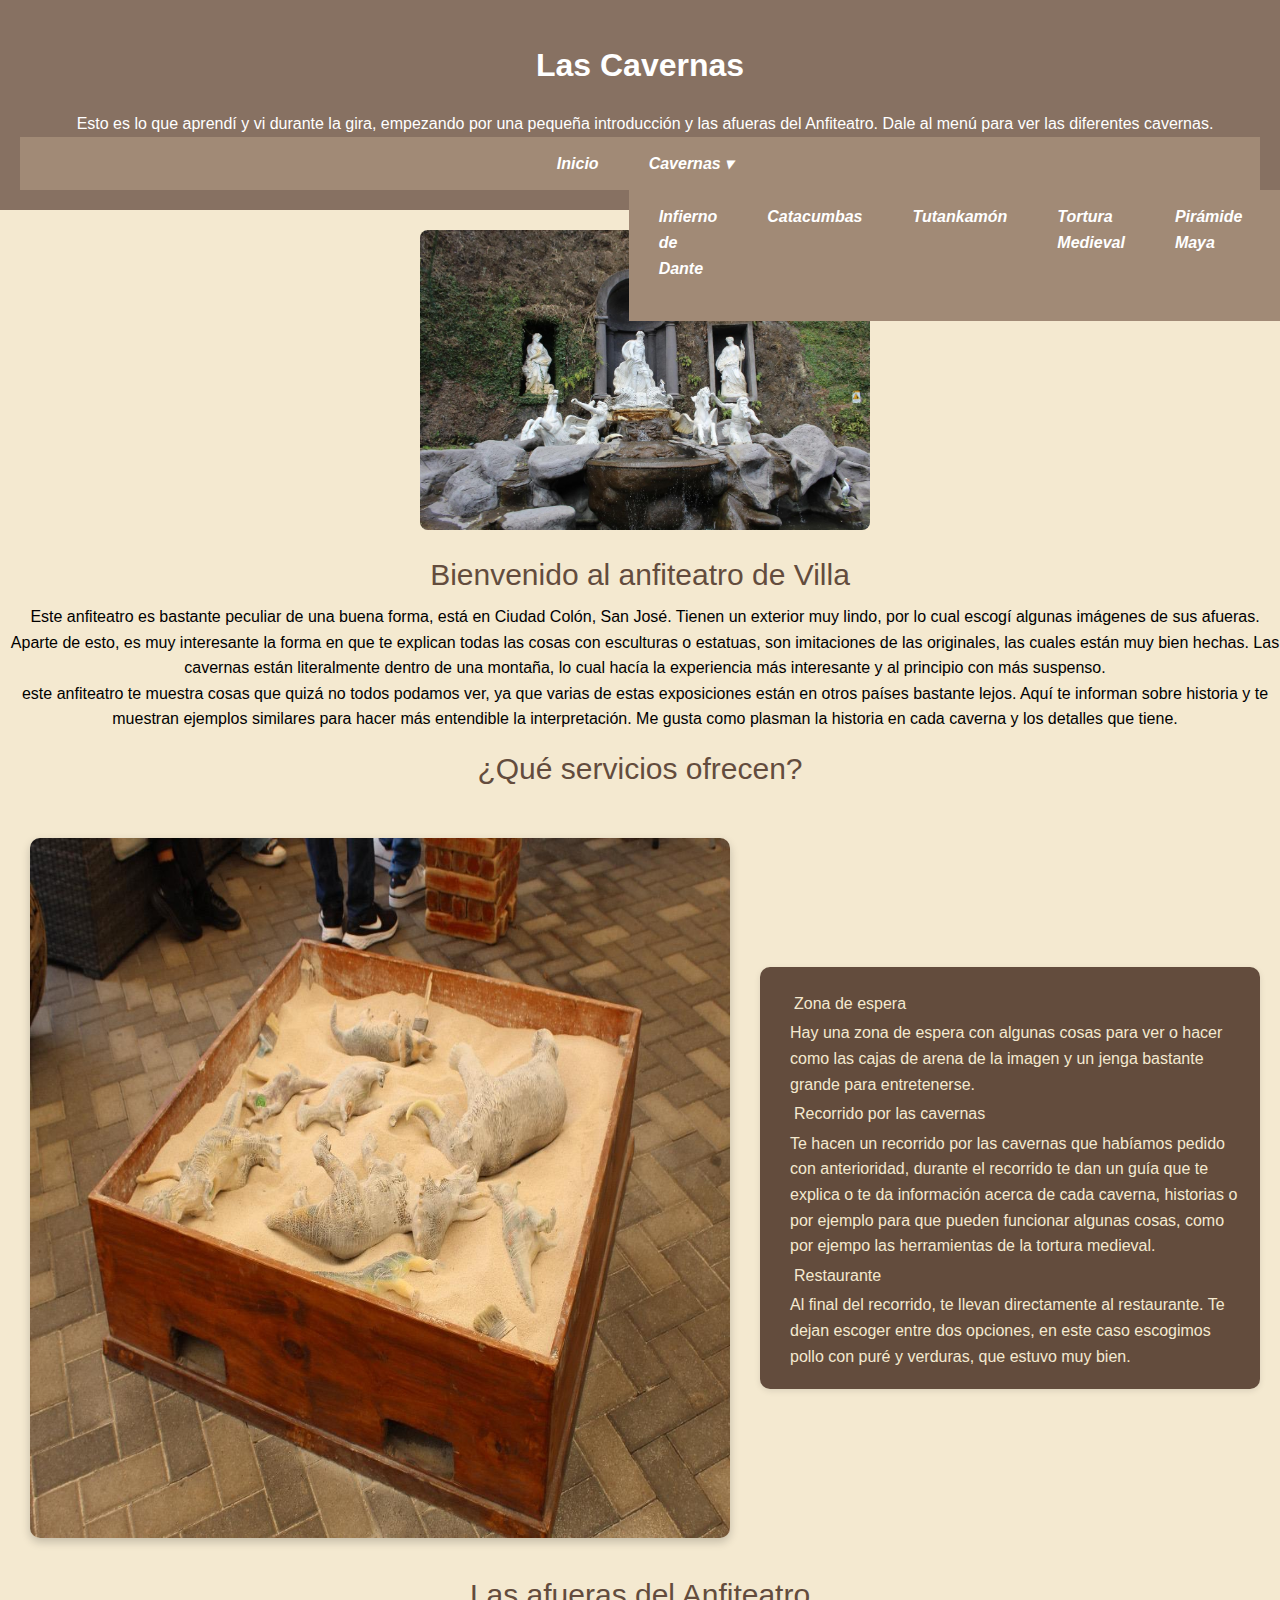
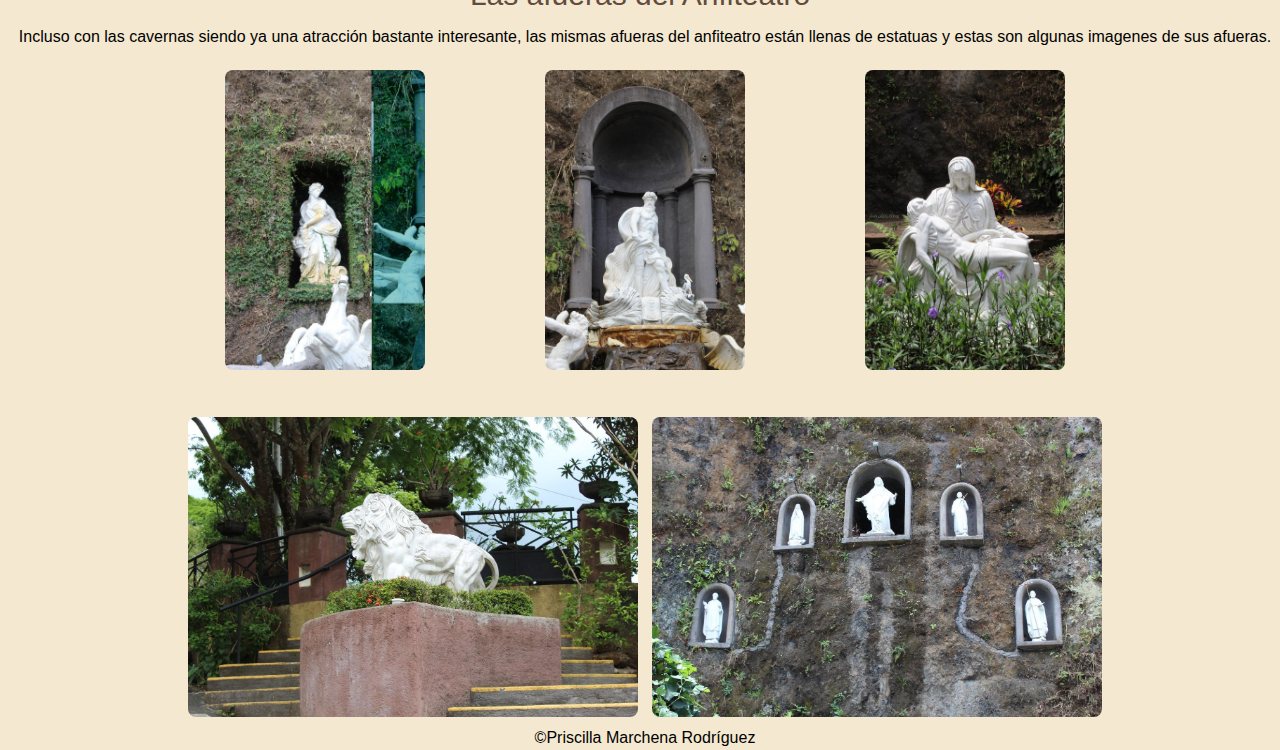
<file: index.html>
<!DOCTYPE html>
<html lang="en">
<head>
    <meta charset="UTF-8">
    <meta name="viewport" content="width=device-width, initial-scale=1.0">
    <link rel="stylesheet" href="style.css">
    <title>Anfiteatro de Villa</title>
</head>
<header>
   <div class="dropdown">
    <h1>Las Cavernas</h1>
    <p>Esto es lo que aprendí y vi durante la gira, empezando por una pequeña introducción y las afueras del Anfiteatro.
              Dale al menú para ver las diferentes cavernas.</p>
    <nav class="navbar">
      <ul>
        <li><a href="index.html">Inicio</a></li>
        <li class="dropdown">
          <a href="#">Cavernas ▾</a>

<ul class="dropdown-content">
            <li ><a href="caverna1.html">Infierno de Dante</a></li>
            <li><a href="caverna2.html">Catacumbas</a></li>
            <li><a href="caverna3.html">Tutankamón</a></li>
            <li><a href="caverna4.html">Tortura Medieval</a></li> 
            <li><a href="caverna5.html">Pirámide Maya</a></li>
            <li><a href="caverna6.html">Mural de Bonampak</a></li>
            <li><a href="caverna7.html"> Moáis de la isla de Pascua</a></li>
          </ul>

    </nav>
  </header>

<body>
  <div class="navbar">
   
    <div class="dropdown"> 
  
   
      
        </div>
  </div>
        <!--Contenido principal-->
            <img src=" \más estatuas.jpg" alt="afueras del Anfiteatro">

<h2>Bienvenido al anfiteatro de Villa</h2>
<p>Este anfiteatro es bastante peculiar de una buena forma, está en Ciudad Colón, San José. Tienen un exterior muy lindo, por lo cual escogí algunas imágenes de sus afueras. Aparte de esto, es
  muy interesante la forma en que te explican todas las cosas con esculturas o estatuas, son imitaciones de las originales, las cuales están muy bien hechas. Las cavernas están literalmente dentro
  de una montaña, lo cual hacía la experiencia más interesante y al principio con más suspenso.
</p>
<p>este anfiteatro te muestra cosas que quizá no todos podamos ver, ya que varias de estas exposiciones están en otros países bastante lejos. Aquí te informan sobre historia y te muestran ejemplos
  similares para hacer más entendible la interpretación. Me gusta como plasman la historia en cada caverna y los detalles que tiene.
</p>

  <h2>¿Qué servicios ofrecen?</h2>
<div class="contenedor">
<img src="\cajita de arena.jpg" alt="caja" class="imagen">
<div class="texto">
<h4>Zona de espera</h4>
<p>Hay una zona de espera con algunas cosas para ver o hacer como las cajas de arena de la imagen y un jenga bastante grande para entretenerse.</p>
<h4>Recorrido por las cavernas</h4>
<p>Te hacen un recorrido por las cavernas que habíamos pedido con anterioridad, durante el recorrido te dan un guía que te explica o te da información acerca de cada caverna, historias o
  por ejemplo para que pueden funcionar algunas cosas, como por ejempo las herramientas de la tortura medieval.</p>
  <h4>Restaurante</h4>
<p>Al final del recorrido, te llevan directamente al restaurante. Te dejan escoger entre dos opciones, en este caso escogimos pollo con puré y verduras, que estuvo muy bien.</p>

</div>
</div>












</div>







        <h2>Las afueras del Anfiteatro</h2>

<p>Incluso con las cavernas siendo ya una atracción bastante interesante, las mismas afueras del anfiteatro están llenas de estatuas y estas son algunas imagenes de sus afueras.</p>
<div class="contenedor-imagenes">
<div class="imagen-con-texto">
<img src="\parte derecha de la estatua.jpg" alt="izquierda">
</div>
<div class="imagen-con-texto">
  <img src="\más de cerca, estatua.jpg" alt="de cerca">
</div>
<div class="imagen-con-texto">
  <img src="\las afueras.jpg" alt="derecha">
</div>
</div>
  <img src="\leonsitoo.jpg" alt="rawr">
  <img src="\estatuas de las afueras.jpg" alt="ohh meu deus">



<footer>
    <p>&copy;Priscilla Marchena Rodríguez</p>
</footer>
<script src="script.js"></script>
</body>
</html>
</file>
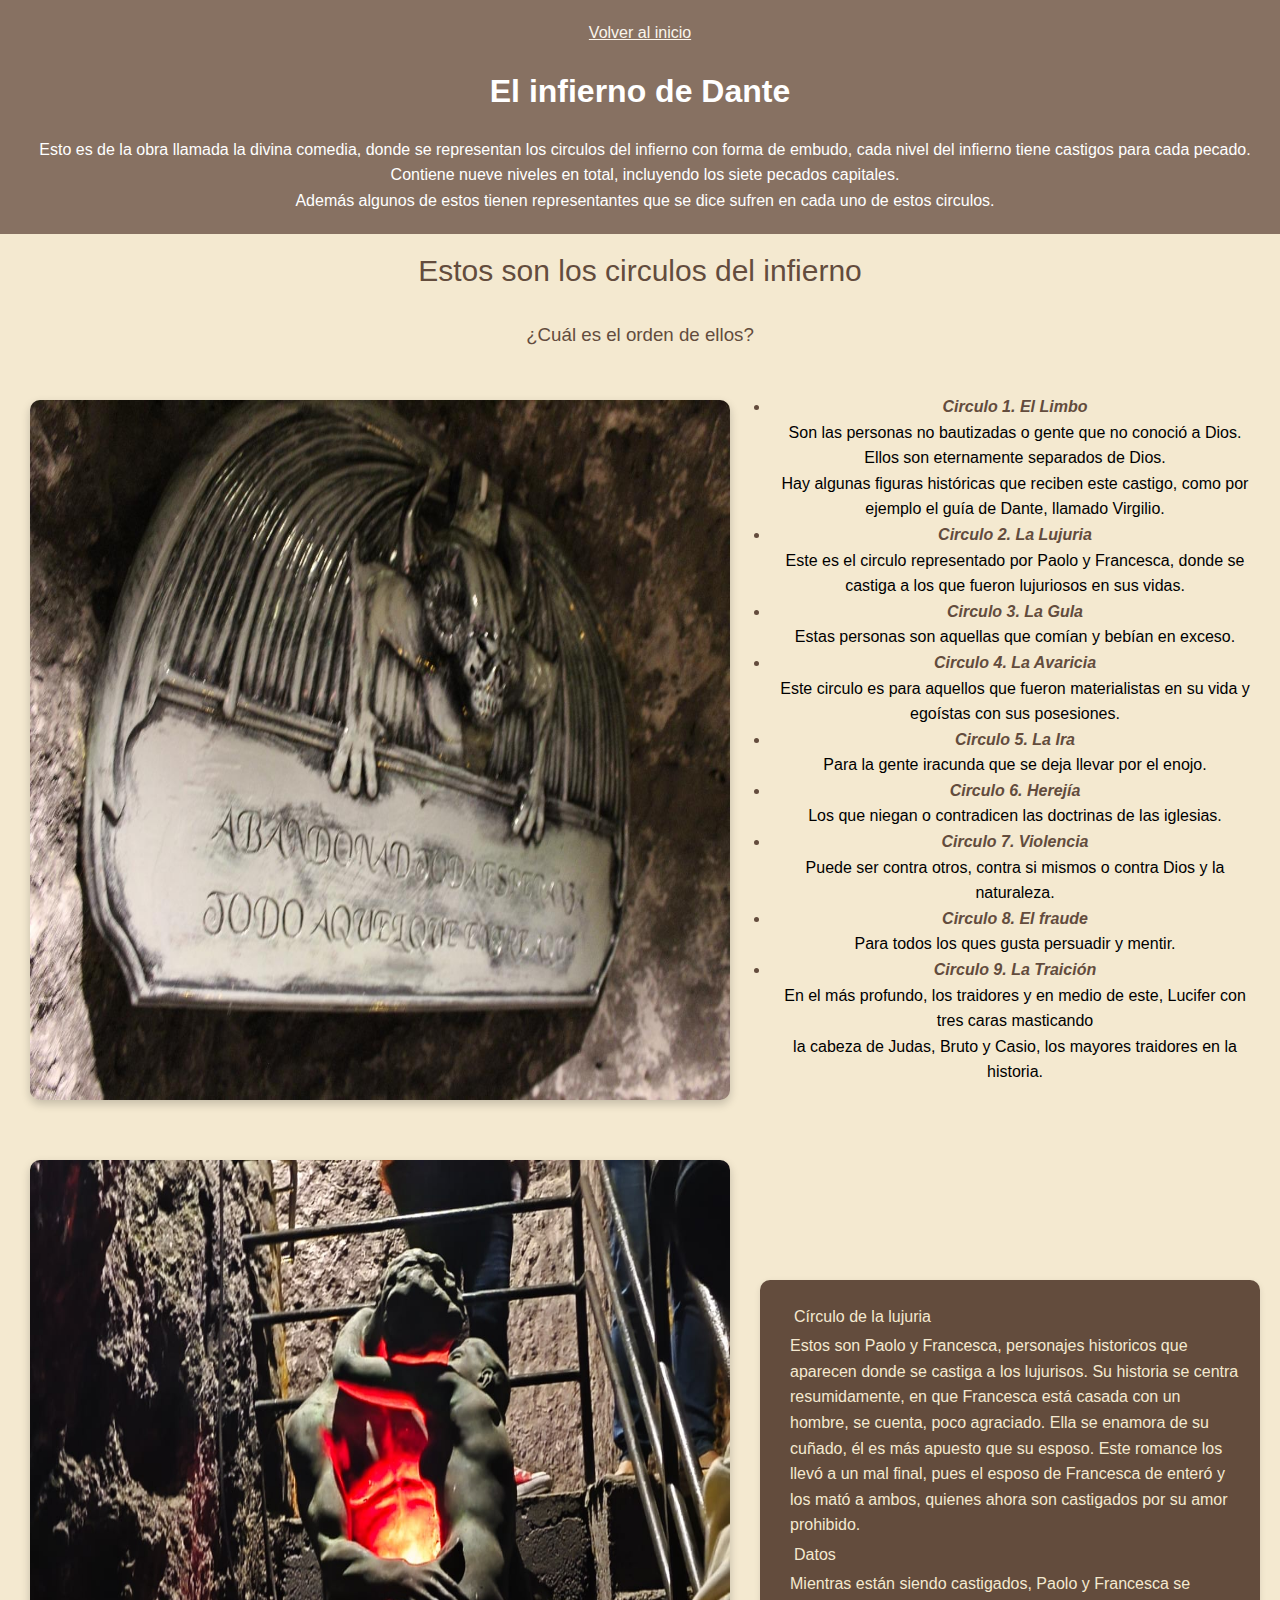
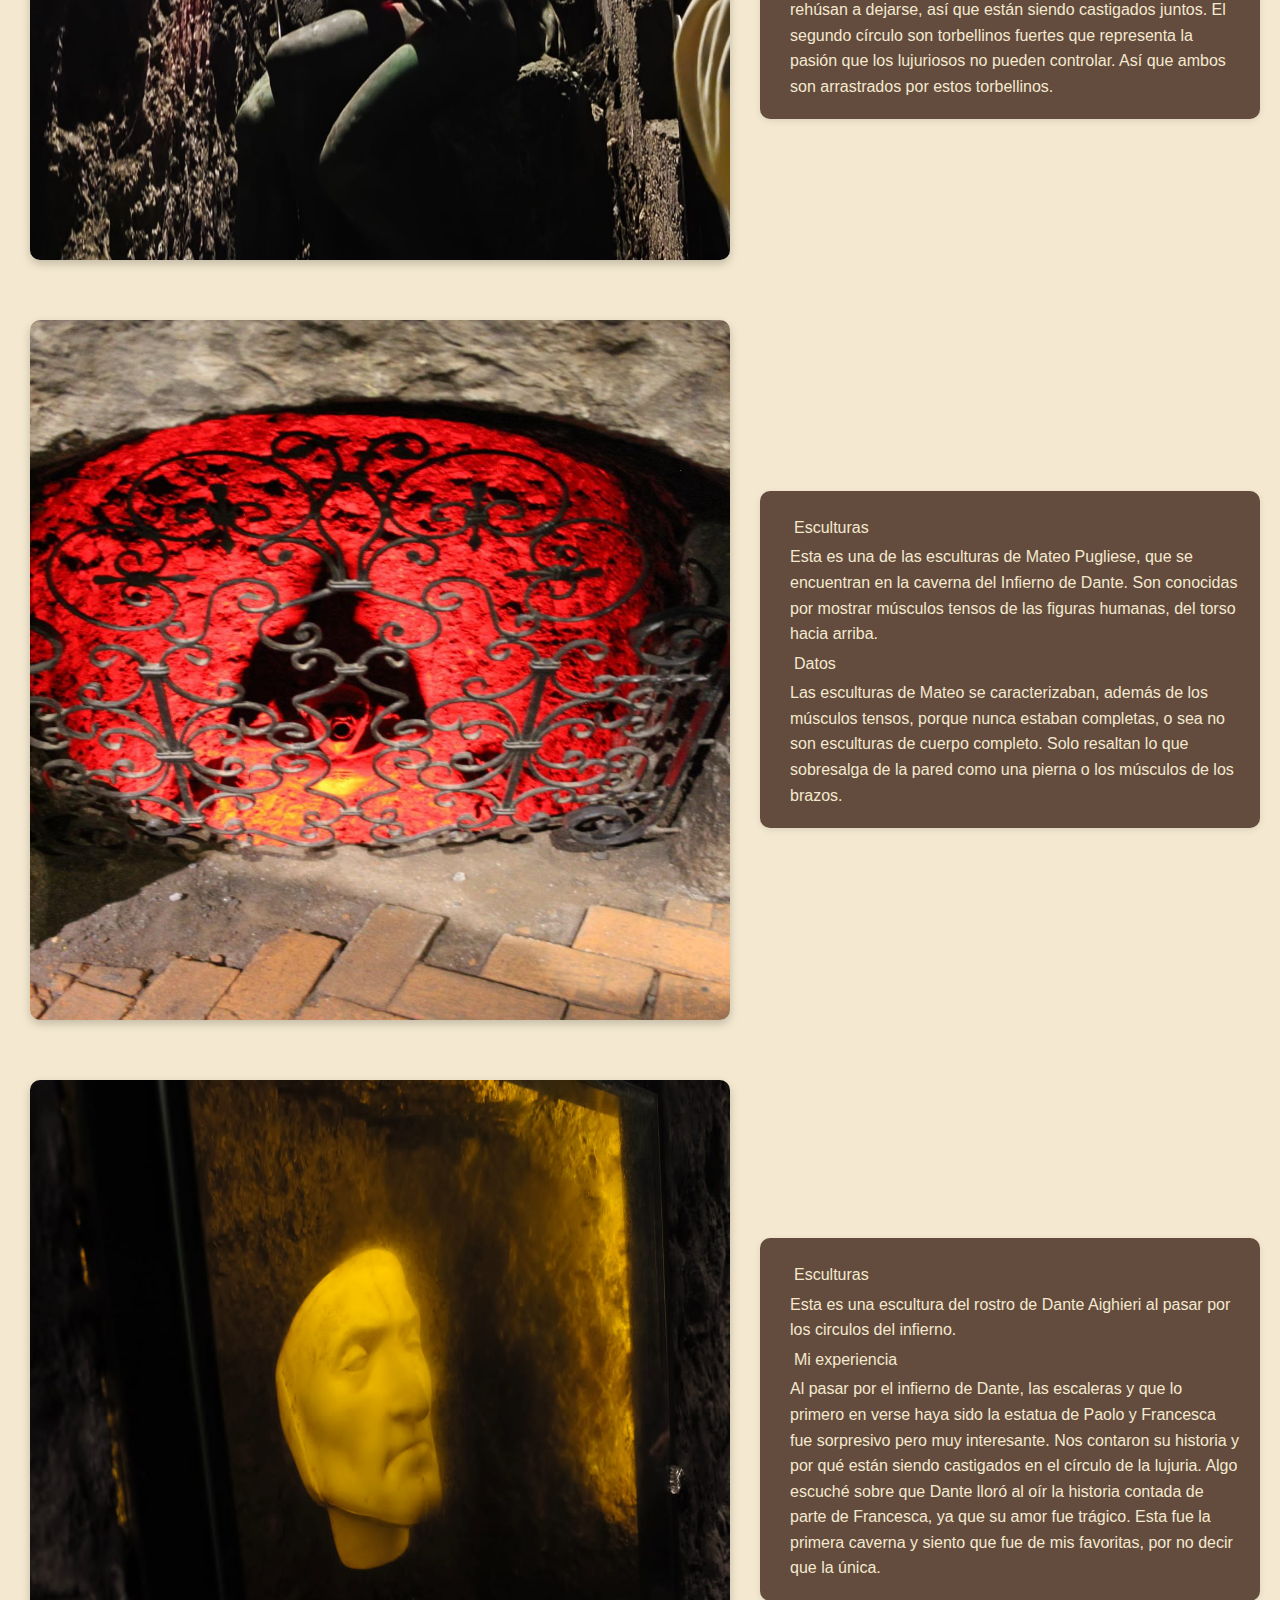
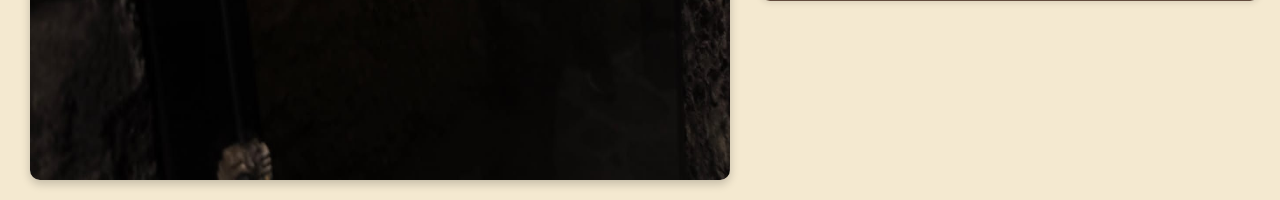
<file: caverna1.html>
<!DOCTYPE html>
<html lang="es">
<head>
    <meta charset="UTF-8">
    <meta name="viewport" content="width=device-width, initial-scale=1.0">
    <title>Infierno de Dante</title>
  <link rel="stylesheet" href="style.css">
</head>
<body>
    <header>
        <a href="index.html" style="color:rgb(250, 245, 237);text-decoration: underline;">Volver al inicio</a>
        <h1>El infierno de Dante</h1>
        <p>Esto es de la obra llamada la divina comedia, donde se representan los circulos del infierno con forma de embudo, cada nivel del infierno tiene castigos para cada pecado.</p>
        <p>Contiene nueve niveles en total, incluyendo los siete pecados capitales.</p><p>        Además algunos de estos tienen representantes que se dice sufren
        en cada uno de estos circulos.</p>
    </header>
    <h2>Estos son los circulos del infierno</h2>
    <h3>¿Cuál es el orden de ellos?</h3>
    <div class="contenedor">
    <img src="/la entrada al infierno.jpg" alt="entrada" class="imagen">
    <div class="Texto">
    <ul>
<li>Circulo 1. El Limbo</li>
<p>Son las personas no bautizadas o gente que no conoció a Dios. Ellos son eternamente separados de Dios.</p>
<p>Hay algunas figuras históricas que reciben este castigo, como por ejemplo el guía de Dante, llamado Virgilio.</p>
<li>Circulo 2. La Lujuria</li>
<p>Este es el circulo representado por Paolo y Francesca, donde se castiga a los que fueron lujuriosos en sus vidas.</p>
<li>Circulo 3. La Gula</li>
<p>Estas personas son aquellas que comían y bebían en exceso.</p>
<li>Circulo 4. La Avaricia</li>
<p>Este circulo es para aquellos que fueron materialistas en su vida y egoístas con sus posesiones.</p>
<li>Circulo 5. La Ira</li>
<p>Para la gente iracunda que se deja llevar por el enojo.</p>
<li>Circulo 6. Herejía</li>
<p>Los que niegan o contradicen las doctrinas de las iglesias.</p>
<li>Circulo 7. Violencia</li>
<p>Puede ser contra otros, contra si mismos o contra Dios y la naturaleza.</p>
<li> Circulo 8. El fraude</li>
<p>Para todos los ques gusta persuadir y mentir.</p>
<li>Circulo 9. La Traición</li>
<p>En el más profundo, los traidores y en medio de este, Lucifer con tres caras masticando</p>
<p>la cabeza de Judas, Bruto y Casio, los mayores traidores en la historia.</p>
<ul>
</div>
</div>
</ul>

    </ul>
<div class="contenedor">
<img src="/paolo y francesca.jpg " alt="Paolo y Francesca" class="imagen">
<div class="texto">
    <h4>Círculo de la lujuria</h4>
<p>Estos son Paolo y Francesca, personajes historicos que aparecen donde se castiga a los lujurisos. Su historia se centra resumidamente, en que Francesca está casada con un hombre,
    se cuenta, poco agraciado. Ella se enamora de su cuñado, él es más apuesto que su esposo. Este romance los llevó a un mal final, pues el esposo de Francesca de enteró
    y los mató a ambos, quienes ahora son castigados por su amor prohibido.</p>
    <h4>Datos</h4>
    <p>Mientras están siendo castigados, Paolo y Francesca se rehúsan a dejarse, así que están siendo castigados juntos. El segundo círculo son torbellinos fuertes que representa la pasión
        que los lujuriosos no pueden controlar. Así que ambos son arrastrados por estos torbellinos.
    </p>
</div>
</div>
<div class="contenedor">
<img src="/escultura de mateo.jpg " alt="Estatua de Mateo" class="imagen">
<div class="texto">
    <h4>Esculturas</h4>
<p>Esta es una de las esculturas de Mateo Pugliese, que se encuentran en la caverna del Infierno de Dante. Son conocidas por mostrar músculos tensos de las figuras humanas, del torso hacia arriba. </p>
<h4>Datos</h4>
<p>Las esculturas de Mateo se caracterizaban, además de los músculos tensos, porque nunca estaban completas, o sea no son esculturas de cuerpo completo. Solo resaltan lo que sobresalga de la pared
    como una pierna o los músculos de los brazos.
</p>
</div>
</div>
<div class="contenedor">
<img src="/cara de dante.jpg " alt="Las facciones de Dante Alighieri" class="imagen">
    <div class="texto">
        <h4>Esculturas</h4>
<p>Esta es una escultura del rostro de Dante Aighieri al pasar por los circulos del infierno.</p>
<h4>Mi experiencia</h4>
<p>Al pasar por el infierno de Dante, las escaleras y que lo primero en verse haya sido la estatua de Paolo y Francesca fue sorpresivo pero muy interesante. Nos contaron su historia y por qué
    están siendo castigados en el círculo de la lujuria. Algo escuché sobre que Dante lloró al oír la historia contada de parte de Francesca, ya que su amor fue trágico. Esta fue la primera
    caverna y siento que fue de mis favoritas, por no decir que la única.
</p>
    </div>
        </div>
</div>


</body>
</html>
</file>
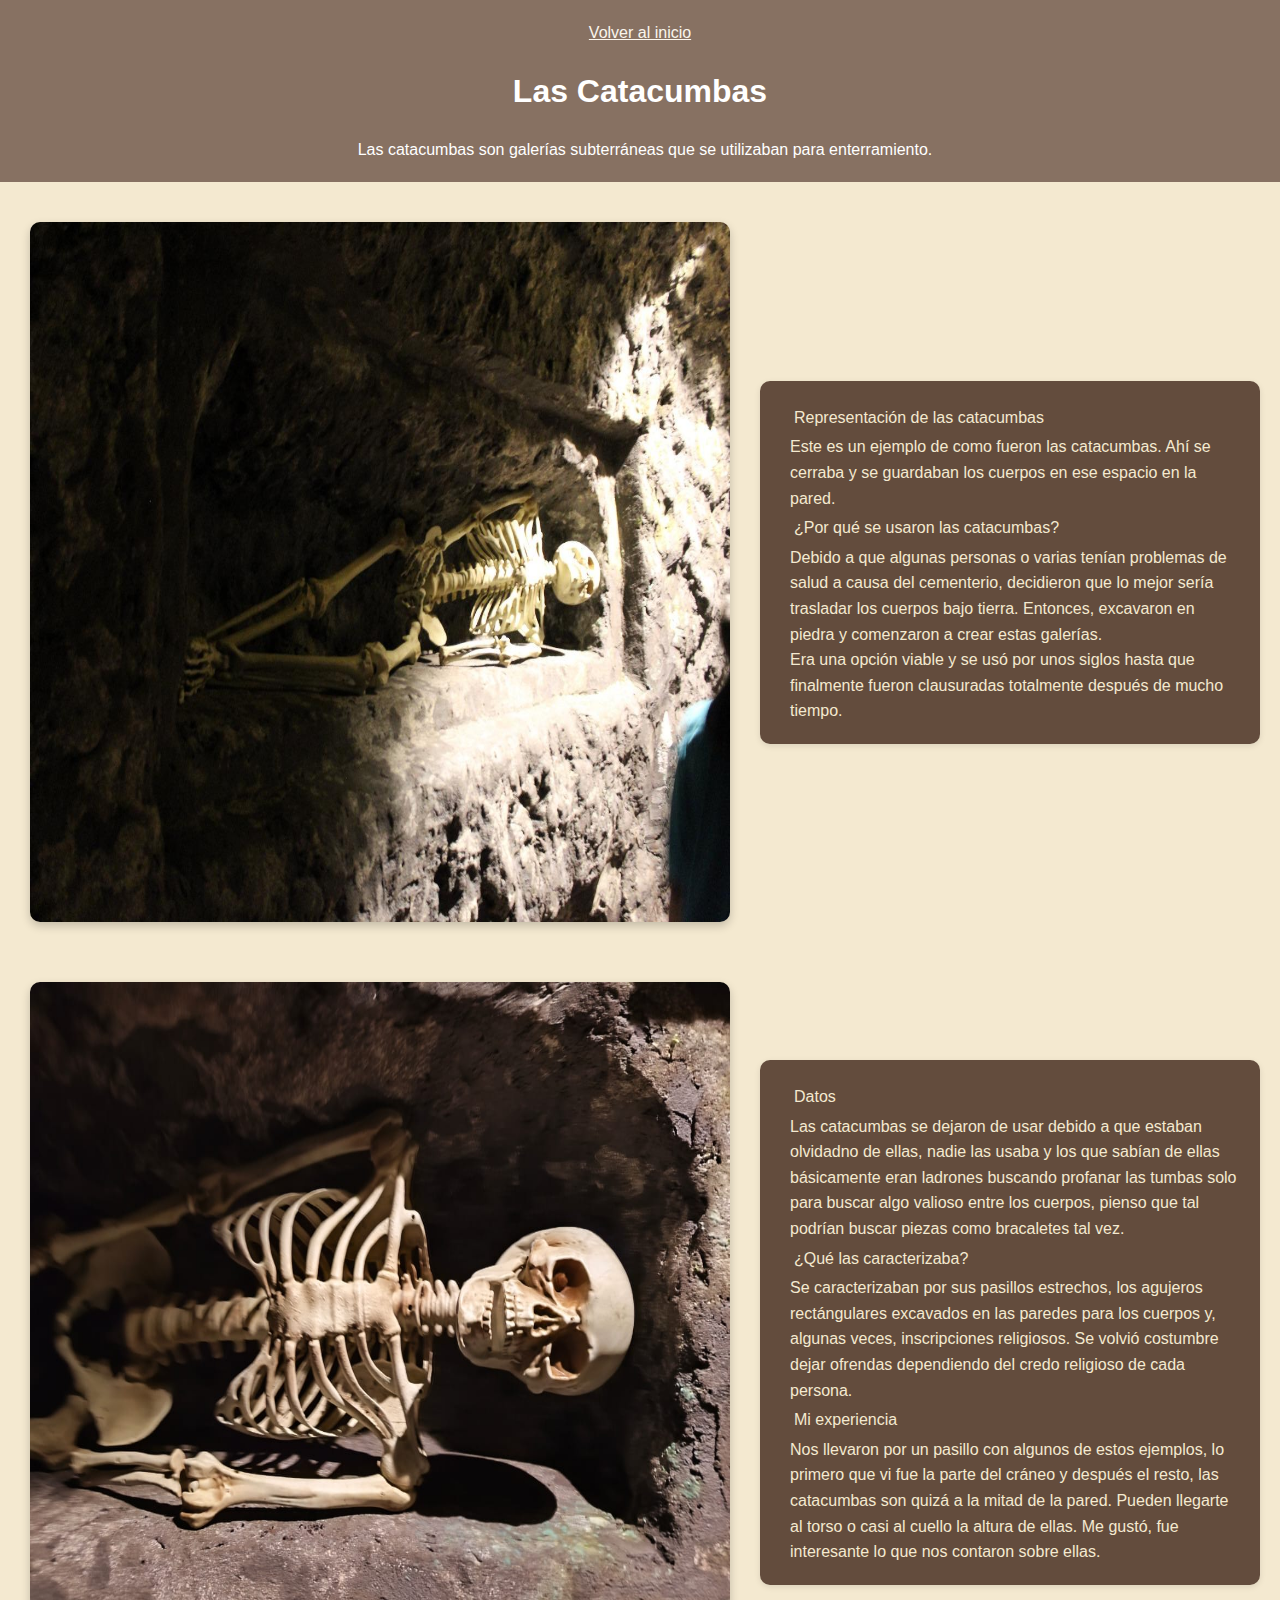
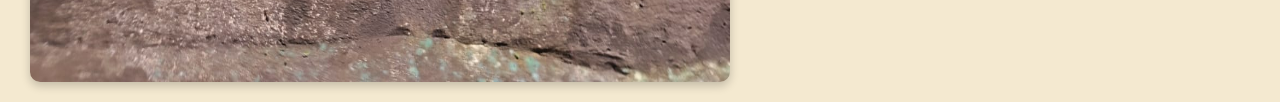
<file: caverna2.html>
<!DOCTYPE html>
<html lang="en">
<head>
    <meta charset="UTF-8">
    <meta name="viewport" content="width=device-width, initial-scale=1.0">
    <title>Catacumbas</title>
    <link rel="stylesheet" href="style.css">
</head>
<body>
    <header>
      <a href="index.html" style="color:rgb(250, 245, 237);text-decoration: underline;">Volver al inicio</a>
    <h1>Las Catacumbas</h1>
        <p>Las catacumbas son galerías subterráneas que se utilizaban para enterramiento.</p>
    </header>

<div class="contenedor">
    <img src="/las catacumbas.jpg " alt="catacumbas" class="imagen">
<div class="texto">
    <h4>Representación de las catacumbas</h4>
<p>Este es un ejemplo de como fueron las catacumbas. Ahí se cerraba y se guardaban los cuerpos en ese espacio en la pared.</p>
<h4>¿Por qué se usaron las catacumbas?</h4>
    <p>Debido a que algunas personas o varias tenían problemas de salud a causa del cementerio,
        decidieron que lo mejor sería trasladar los cuerpos bajo tierra. Entonces, excavaron en piedra y comenzaron a crear estas galerías.</p>
        <p>Era una opción viable y se usó por unos siglos hasta que finalmente fueron clausuradas totalmente después de mucho tiempo.</p>
</div>





</div>




    <div class="contenedor">
 <img src="/catacumba.jpg " alt="catacumba " class="imagen">
        <div class="texto">
<h4>Datos</h4>
<p>Las catacumbas se dejaron de usar debido a que estaban olvidadno de ellas, nadie las usaba y los que sabían de ellas básicamente eran ladrones buscando profanar las tumbas
    solo para buscar algo valioso entre los cuerpos, pienso que tal podrían buscar piezas como bracaletes tal vez.
</p>

        <h4>¿Qué las caracterizaba?</h4>
        <p>Se caracterizaban por sus pasillos estrechos, los agujeros rectángulares excavados en las paredes para los cuerpos y, algunas veces, inscripciones religiosos.
            Se volvió costumbre dejar ofrendas dependiendo del credo religioso de cada persona.
                
        </p>
<h4>Mi experiencia</h4>
<p>Nos llevaron por un pasillo con algunos de estos ejemplos, lo primero que vi fue la parte del cráneo y después el resto, las catacumbas son quizá a la mitad de la pared. Pueden llegarte al
    torso o casi al cuello la altura de ellas. Me gustó, fue interesante lo que nos contaron sobre ellas. </p>

        </div>



    </div>
       
</body>
</html>
</file>
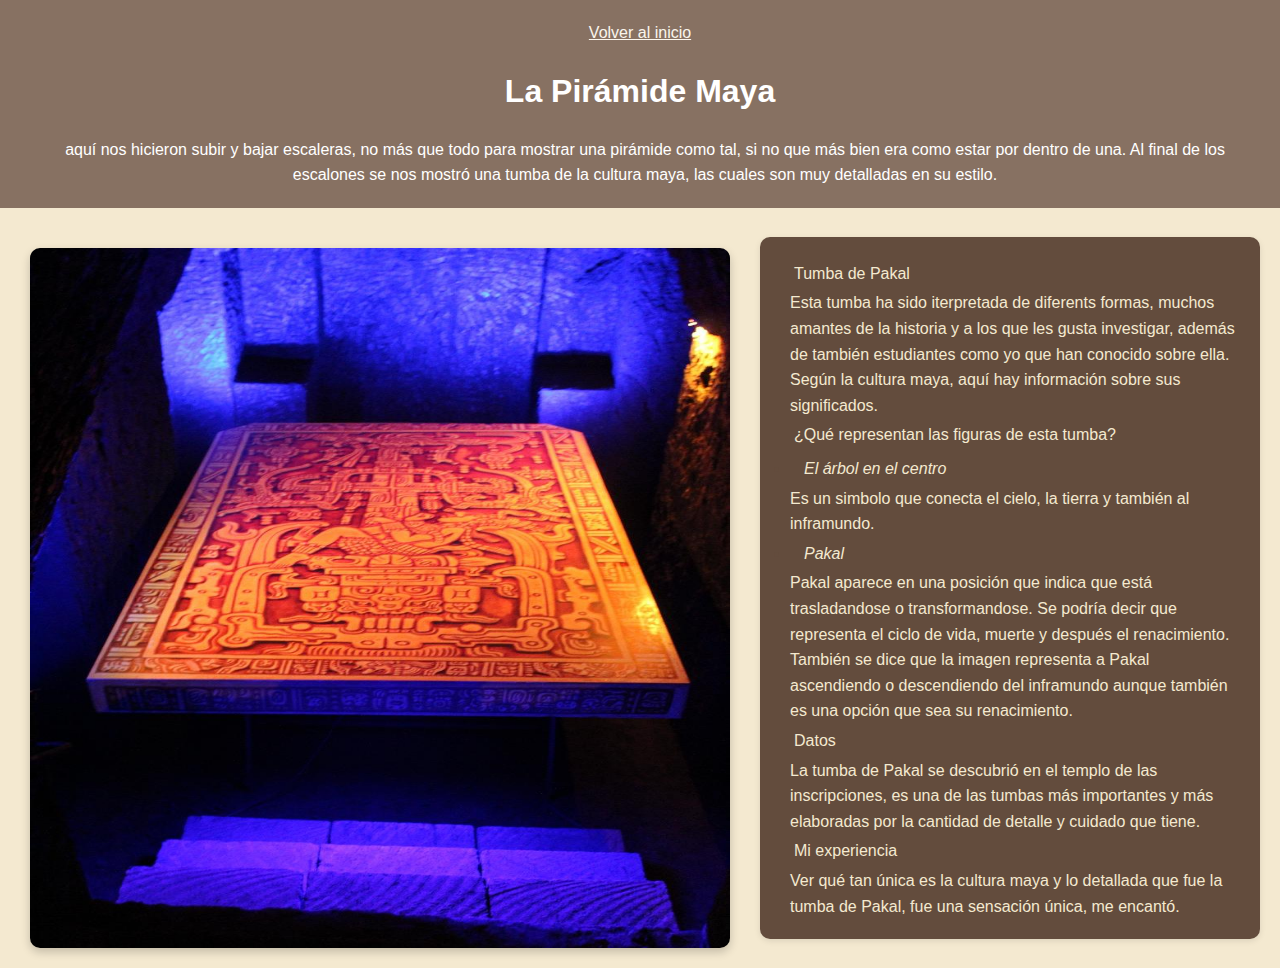
<file: caverna5.html>
<!DOCTYPE html>
<html lang="en">
<head>
    <meta charset="UTF-8">
    <meta name="viewport" content="width=device-width, initial-scale=1.0">
    <title>Pirámide Maya</title>
    <link rel="stylesheet" href="style.css">
</head>
<body>
    <header><a href="index.html" style="color:rgb(250, 245, 237);text-decoration: underline;">Volver al inicio</a>
        <h1>La Pirámide Maya</h1>
        <p>aquí nos hicieron subir y bajar escaleras, no más que todo para mostrar una pirámide como tal,
            si no que más bien era como estar por dentro de una. Al final de los escalones se nos mostró una tumba
            de la cultura maya, las cuales son muy detalladas en su estilo.</p>
    </header>
    <div class="contenedor">
        <img src="/tumba de Pakal.jpg " alt="PAkal" class="imagen">
        <div class="texto">
    <h4>Tumba de Pakal</h4>
<p>Esta tumba ha sido iterpretada de diferents formas, muchos amantes de la historia y a los que les gusta investigar,
    además de también estudiantes como yo que han conocido sobre ella. Según la cultura maya, aquí hay información sobre sus significados.</p>
<h4>¿Qué representan las figuras de esta tumba?</h4>
<ul>
<li><h4>El árbol en el centro</h4></li>
<p>Es un simbolo que conecta el cielo, la tierra y también al inframundo.</p>
<li><h4>Pakal</h4></li>
<p>Pakal aparece en una posición que indica que está trasladandose o transformandose. Se podría decir que representa el ciclo de vida, muerte y después el renacimiento.
    También se dice que la imagen representa a Pakal ascendiendo o descendiendo del inframundo aunque también es una opción que sea su renacimiento.</p>
</ul>
<h4>Datos</h4>
<p>La tumba de Pakal se descubrió en el templo de las inscripciones, es una de las tumbas más importantes y más elaboradas por la cantidad de detalle y cuidado que tiene.</p>
    <h4>Mi experiencia</h4>
    <p>Ver qué tan única es la cultura maya y lo detallada que fue la tumba de Pakal, fue una sensación única, me encantó.</p>


        </div>
    </div>
</body>
</html>
</file>
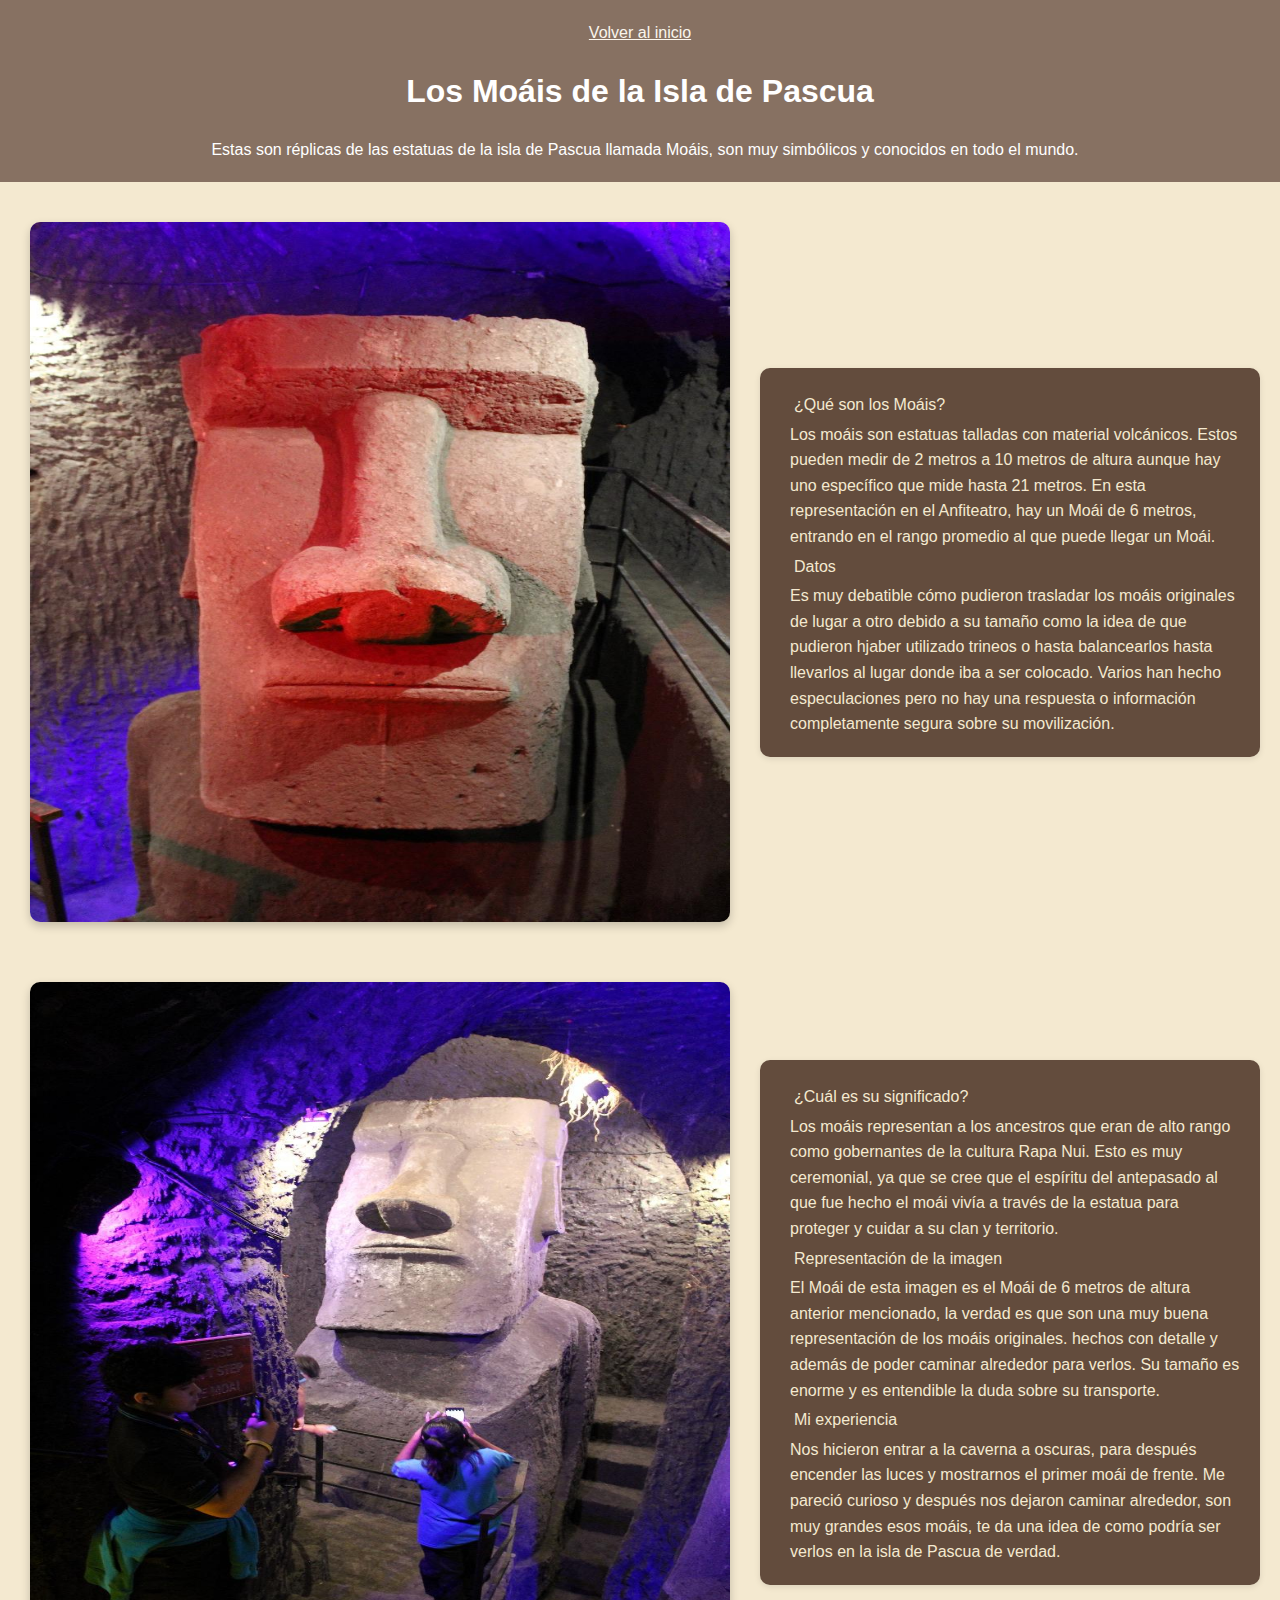
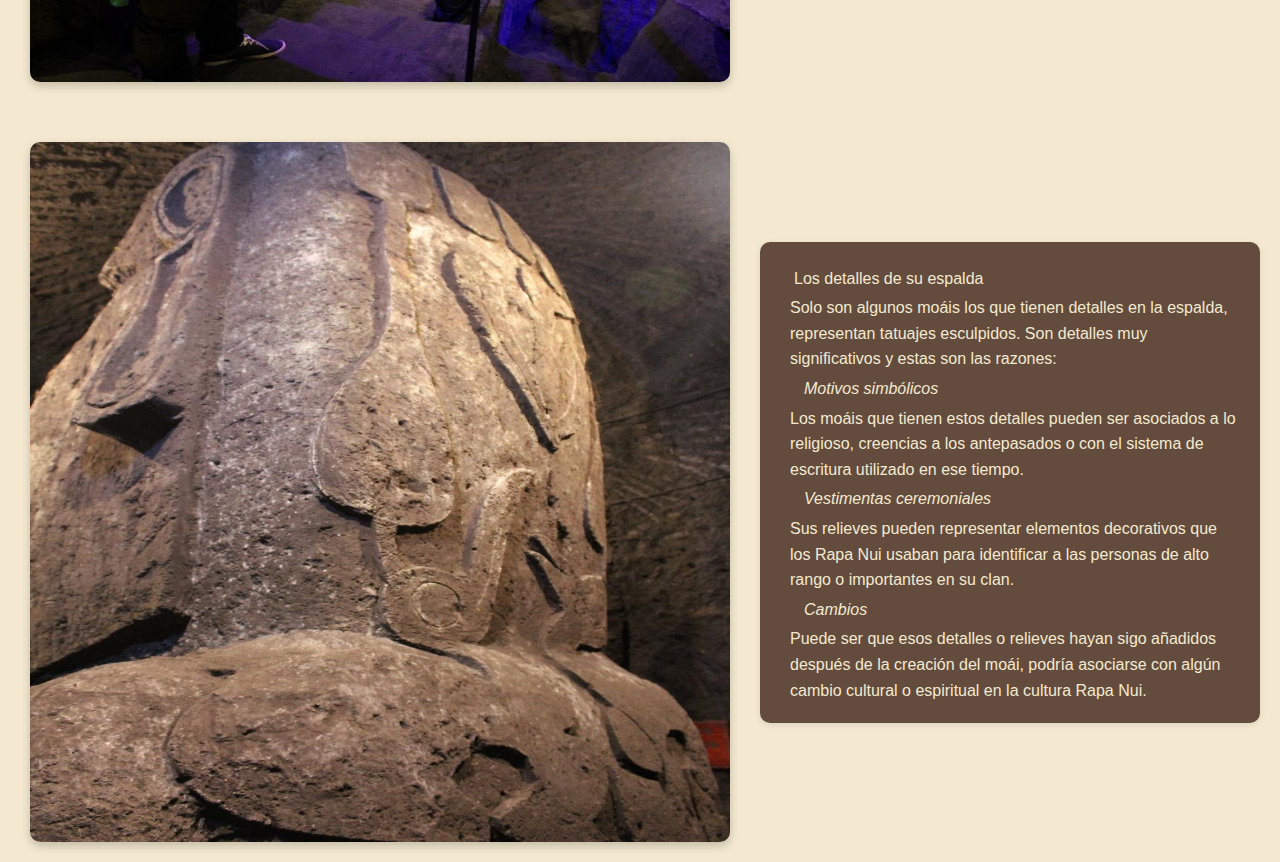
<file: caverna7.html>
<!DOCTYPE html>
<html lang="en">
<head>
    <meta charset="UTF-8">
    <meta name="viewport" content="width=device-width, initial-scale=1.0">
    <title>Los Moáis</title>
    <link rel="stylesheet" href="style.css">
</head>
<body>
    <header>
        <a href="index.html" style="color:rgb(250, 245, 237);text-decoration: underline;">Volver al inicio</a>
        <h1>Los Moáis de la Isla de Pascua</h1>
        <p>Estas son réplicas de las estatuas de la isla de Pascua llamada Moáis, son muy simbólicos y conocidos en todo el mundo.</p>
    </header>
    <div class="contenedor">
<img src="/moai.jpg " alt="moai" class="imagen">
<div class="texto">
<h4>¿Qué son los Moáis?</h4>
<p>Los moáis son estatuas talladas con material volcánicos. Estos pueden medir de 2 metros a 10 metros
            de altura aunque hay uno específico que mide hasta 21 metros. En esta representación en el Anfiteatro,
            hay un Moái de 6 metros, entrando en el rango promedio al que puede llegar un Moái. </p>
            <h4>Datos</h4>
            <p>Es muy debatible cómo pudieron trasladar los moáis originales de lugar a otro debido a su tamaño como la idea de que pudieron hjaber utilizado trineos o hasta
                balancearlos hasta llevarlos al lugar donde iba a ser colocado. Varios han hecho especulaciones pero no hay una respuesta o información completamente segura sobre su movilización.</p>
</div>
    </div>
<div class="contenedor">
<img src="/otro moai.jpg " alt="otro moai" class="imagen">
<div class="texto">
 <h4>¿Cuál es su significado?</h4>
    <p>Los moáis representan a los ancestros que eran de alto rango como gobernantes de la cultura Rapa Nui. Esto es muy ceremonial,
        ya que se cree que el espíritu del antepasado al que fue hecho el moái vivía a través de la estatua para proteger y cuidar a su clan y territorio.</p>
        <h4>Representación de la imagen</h4>
        <p>El Moái de esta imagen es el Moái de 6 metros de altura anterior mencionado, la verdad es que son una muy buena representación de los moáis originales.
            hechos con detalle y además de poder caminar alrededor para verlos. Su tamaño es enorme y es entendible la duda sobre su transporte.
        </p>
        <h4>Mi experiencia</h4>
        <p>Nos hicieron entrar a la caverna a oscuras, para después encender las luces y mostrarnos el primer moái de frente. Me pareció curioso y después nos dejaron caminar alrededor,
            son muy grandes esos moáis, te da una idea de como podría ser verlos en la isla de Pascua de verdad.
        </p>
</div>
</div>
<div class="contenedor">
<img src="/atras del moai.jpg " alt="atrás" class="imagen">
<div class="texto">
    <h4>Los detalles de su espalda</h4>
<p>Solo son algunos moáis los que tienen detalles en la espalda, representan tatuajes esculpidos. Son detalles muy significativos y estas son las razones:</p>
<ul>
<li><h4>Motivos simbólicos</h4></li>
<p>Los moáis que tienen estos detalles pueden ser asociados a lo religioso, creencias a los antepasados o con el sistema de escritura utilizado en ese tiempo.</p>
<li><h4>Vestimentas ceremoniales</h4></li>
<p>Sus relieves pueden representar elementos decorativos que los Rapa Nui usaban para identificar a las personas de alto rango o importantes en su clan.</p>
<li><h4>Cambios</h4></li>
<p>Puede ser que esos detalles o relieves hayan sigo añadidos después de la creación del moái, podría asociarse con algún cambio cultural o espiritual en la cultura Rapa Nui.</p>

</ul>
</div>
    </div>
   


   
</body>
</html>
</file>
<file: style.css>
* {
    margin: 0;
    padding: 0;
    box-sizing: border-box;
  }
  
  body {
    font-family:'Segoe UI', Tahoma, Geneva, Verdana, sans-serif;
    line-height: 1.6;
    background-color: #f4e9d0;
    text-align: center;
  }
  h1{
padding: 20px;
  }
h2{
  font-size: 30px;
    margin-top: 8px;
    padding: 5px;
    font-weight: 500;
    font-family: 'Franklin Gothic Medium', 'Arial Narrow', Arial, sans-serif;
    color: #634c3d;
  }

h3{
 margin-top: 10px;
    padding: 10px;
    font-weight: 500;
    font-family: 'Franklin Gothic Medium', 'Arial Narrow', Arial, sans-serif;
    color: #634c3d;

}


  p{
    margin-left: 10px;
  }



  header {
    background-color: #877162;
    color: white;
    padding: 20px;
    text-align: center;
  }
  
  .navbar ul {
    list-style: none;
    display: flex;
    justify-content: center;
    background-color: #a18a76;
  }
  
  .navbar li {
    position: relative;
  }
  
  .navbar a {
    display: block;
    color: white;
    padding: 14px 20px;
    text-decoration: none;
  }
  
  .navbar a:hover {
    background-color: #e7cfb8;
  }
  
  .dropdown-content {
    display: none;
    position: absolute;
    background-color: #d5b595;
    min-width: 160px;
    z-index: 1;
  }
  
  .dropdown-content li {
    text-align: left;
  }
  
  .dropdown:hover .dropdown-content {
    display: block;
  }

  ul{
    li{
      font-style: oblique;
     margin-left: 10px;
     font-weight: 600;
     color:  #634c3d
    }
  }

  .contenedor-imagenes {
  display: flex;
  justify-content: center;
  gap: 20px;
  margin-bottom: 20px;
}

.imagen-con-texto {
  text-align: center;
  max-width: 300px;
  width: 100%;
  height: auto;

  }

img{
  height: 300px;
    margin-top: 20px;
    margin-left: 10px;
    border-radius: 8px;
  }








.contenedor {
    display: flex;
    align-items: center;
    justify-content: center;
    padding: 20px;
    gap: 30px;
}

.imagen {
    width: 700px; 
    height: 700px;
    border-radius: 10px;
    box-shadow: 0 4px 10px rgba(0, 0, 0, 0.2);
}

.texto {
  color: #f4e9d0;
    max-width: 500px;
    text-align: left;
    background-color: #634c3d;
    padding: 20px;
    border-radius: 10px;
    box-shadow: 0 2px 6px rgba(0, 0, 0, 0.1);
}

h4{
  color: #f4e9d0;
   padding: 4px;
    font-weight: 500;
    font-family: 'Franklin Gothic Medium', 'Arial Narrow', Arial, sans-serif;
    margin-left: 10px;
}

h5{
 color:#634c3d;
   padding: 4px;
    font-weight: 700;
    font-family: 'Franklin Gothic Medium', 'Arial Narrow', Arial, sans-serif;
font-size:xx-large
}
</file>
